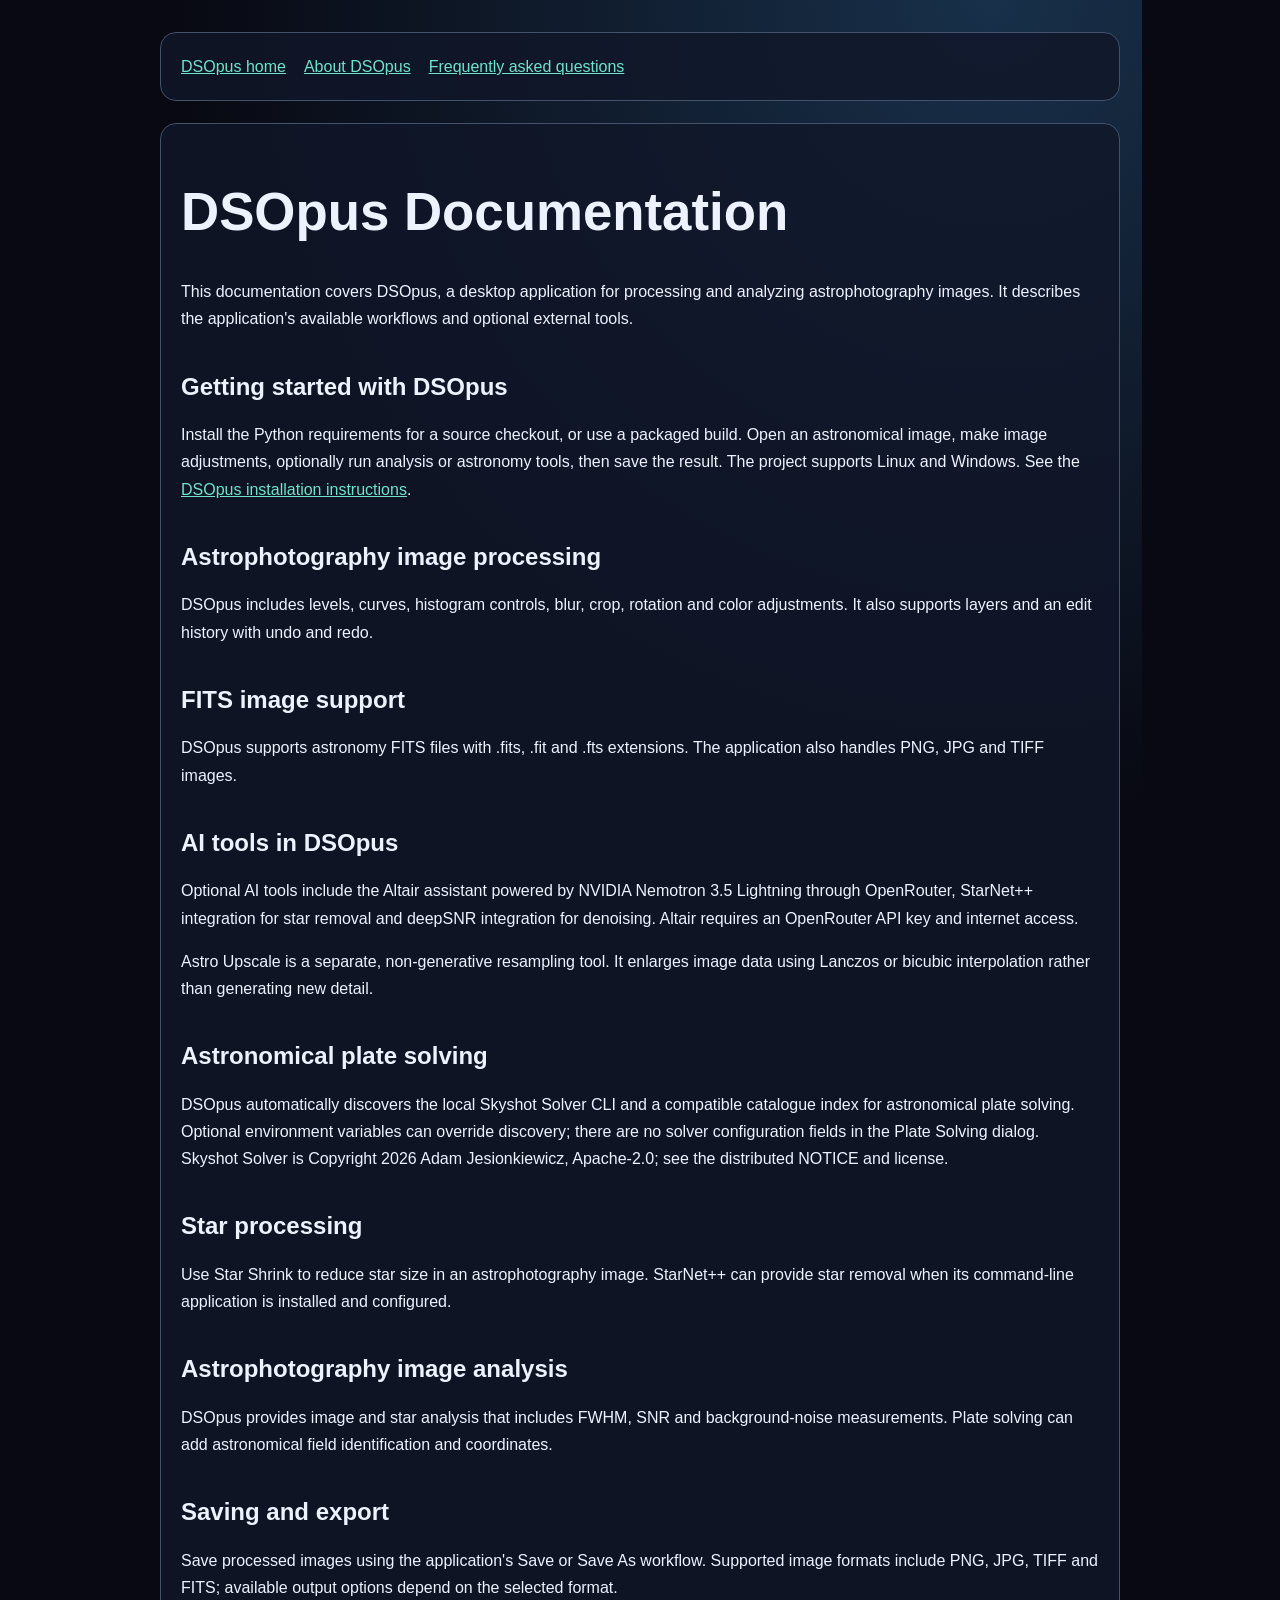
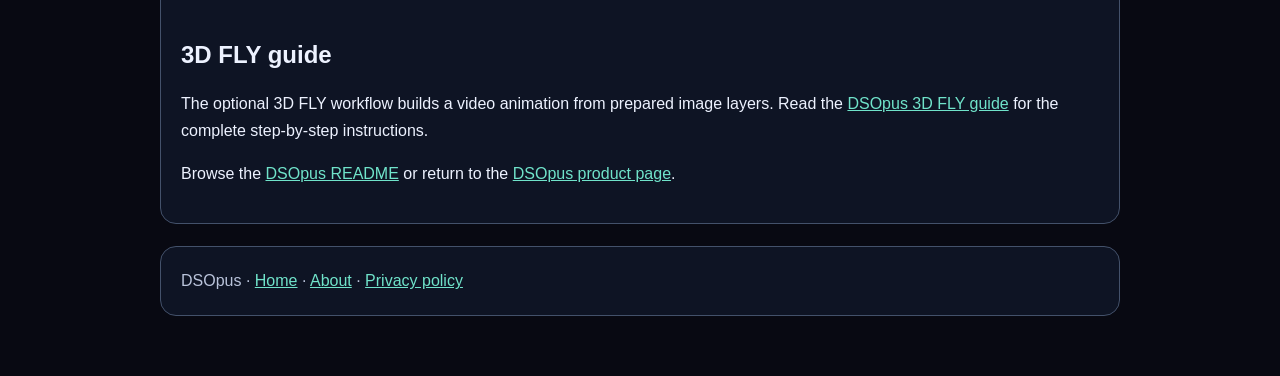
<file: docs/index.html>
<!doctype html>
<html lang="en">
<head>
  <meta charset="utf-8">
  <meta name="viewport" content="width=device-width, initial-scale=1">
  <title>DSOpus Documentation — Getting Started and Tools</title>
  <meta name="description" content="DSOpus documentation for getting started, astrophotography image processing, AI tools, FITS, plate solving, star processing, image analysis and export.">
  <meta name="robots" content="index, follow">
  <link rel="canonical" href="https://proksima-centauri.github.io/DSOpus/docs/">
  <link rel="icon" href="../favicon-32.png" type="image/png" sizes="256x256">
  <meta property="og:type" content="website">
  <meta property="og:site_name" content="DSOpus">
  <meta property="og:title" content="DSOpus Documentation — Getting Started and Tools">
  <meta property="og:description" content="Guides to DSOpus desktop astrophotography image processing and astronomy tools.">
  <meta property="og:url" content="https://proksima-centauri.github.io/DSOpus/docs/">
  <meta name="twitter:card" content="summary">
  <meta name="twitter:title" content="DSOpus Documentation — Getting Started and Tools">
  <meta name="twitter:description" content="Guides to DSOpus desktop astrophotography image processing and astronomy tools.">
  <script type="application/ld+json">
    {
      "@context": "https://schema.org",
      "@type": "WebPage",
      "name": "DSOpus Documentation",
      "url": "https://proksima-centauri.github.io/DSOpus/docs/",
      "isPartOf": { "@type": "WebSite", "name": "DSOpus", "url": "https://proksima-centauri.github.io/DSOpus/" },
      "about": { "@type": "SoftwareApplication", "name": "DSOpus" }
    }
  </script>
  <style>
    :root { color-scheme: dark; font-family: "Segoe UI", sans-serif; background: #080912; color: #edf2ff; }
    body { max-width: 960px; margin: 0 auto; padding: 32px 22px 60px; line-height: 1.7; background: radial-gradient(circle at 85% 0, #18304a, transparent 38%), #080912; }
    a { color: #70e3ca; }
    nav, main, footer { padding: 20px; border: 1px solid #43516a; border-radius: 16px; background: rgb(16 23 41 / 82%); }
    nav { display: flex; flex-wrap: wrap; gap: 18px; margin-bottom: 22px; }
    h1, h2 { line-height: 1.2; }
    h1 { font-size: clamp(2rem, 6vw, 3.3rem); }
    section { padding-top: 4px; }
    footer { margin-top: 22px; color: #b9c3da; }
  </style>
</head>
<body>
  <nav aria-label="DSOpus site navigation">
    <a href="../">DSOpus home</a>
    <a href="../about.html">About DSOpus</a>
    <a href="../#faq">Frequently asked questions</a>
  </nav>
  <main>
    <h1>DSOpus Documentation</h1>
    <p>This documentation covers DSOpus, a desktop application for processing and analyzing astrophotography images. It describes the application's available workflows and optional external tools.</p>

    <section id="getting-started">
      <h2>Getting started with DSOpus</h2>
      <p>Install the Python requirements for a source checkout, or use a packaged build. Open an astronomical image, make image adjustments, optionally run analysis or astronomy tools, then save the result. The project supports Linux and Windows. See the <a href="https://github.com/Proksima-Centauri/DSOpus#installation">DSOpus installation instructions</a>.</p>
    </section>

    <section id="image-processing">
      <h2>Astrophotography image processing</h2>
      <p>DSOpus includes levels, curves, histogram controls, blur, crop, rotation and color adjustments. It also supports layers and an edit history with undo and redo.</p>
    </section>

    <section id="fits">
      <h2>FITS image support</h2>
      <p>DSOpus supports astronomy FITS files with .fits, .fit and .fts extensions. The application also handles PNG, JPG and TIFF images.</p>
    </section>

    <section id="ai-tools">
      <h2>AI tools in DSOpus</h2>
      <p>Optional AI tools include the Altair assistant powered by NVIDIA Nemotron 3.5 Lightning through OpenRouter, StarNet++ integration for star removal and deepSNR integration for denoising. Altair requires an OpenRouter API key and internet access.</p>
      <p>Astro Upscale is a separate, non-generative resampling tool. It enlarges image data using Lanczos or bicubic interpolation rather than generating new detail.</p>
    </section>

    <section id="plate-solving">
      <h2>Astronomical plate solving</h2>
      <p>DSOpus automatically discovers the local Skyshot Solver CLI and a compatible catalogue index for astronomical plate solving. Optional environment variables can override discovery; there are no solver configuration fields in the Plate Solving dialog. Skyshot Solver is Copyright 2026 Adam Jesionkiewicz, Apache-2.0; see the distributed NOTICE and license.</p>
    </section>

    <section id="star-processing">
      <h2>Star processing</h2>
      <p>Use Star Shrink to reduce star size in an astrophotography image. StarNet++ can provide star removal when its command-line application is installed and configured.</p>
    </section>

    <section id="image-analysis">
      <h2>Astrophotography image analysis</h2>
      <p>DSOpus provides image and star analysis that includes FWHM, SNR and background-noise measurements. Plate solving can add astronomical field identification and coordinates.</p>
    </section>

    <section id="export">
      <h2>Saving and export</h2>
      <p>Save processed images using the application's Save or Save As workflow. Supported image formats include PNG, JPG, TIFF and FITS; available output options depend on the selected format.</p>
    </section>

    <section id="3d-fly">
      <h2>3D FLY guide</h2>
      <p>The optional 3D FLY workflow builds a video animation from prepared image layers. Read the <a href="https://github.com/Proksima-Centauri/DSOpus/blob/main/3d_fly_help.md">DSOpus 3D FLY guide</a> for the complete step-by-step instructions.</p>
    </section>
    <p>Browse the <a href="https://github.com/Proksima-Centauri/DSOpus/blob/main/README.md">DSOpus README</a> or return to the <a href="../">DSOpus product page</a>.</p>
  </main>
  <footer>DSOpus · <a href="../">Home</a> · <a href="../about.html">About</a> · <a href="../privacy">Privacy policy</a></footer>
</body>
</html>
</file>
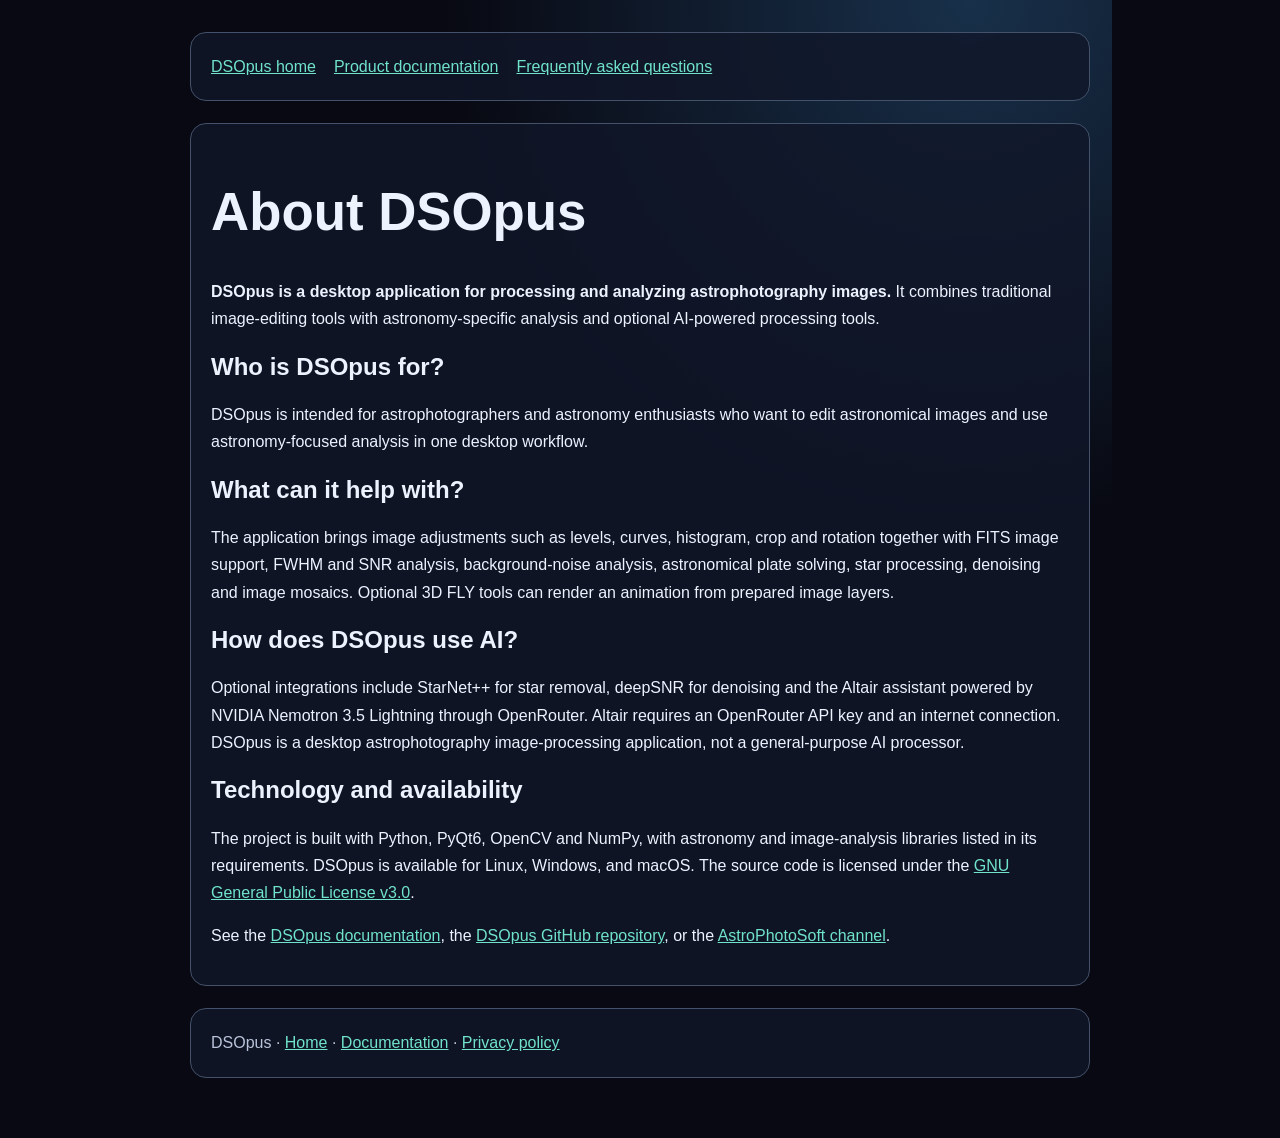
<file: about.html>
<!doctype html>
<html lang="en">
<head>
  <meta charset="utf-8">
  <meta name="viewport" content="width=device-width, initial-scale=1">
  <title>About DSOpus — Desktop Astrophotography Software</title>
  <meta name="description" content="Learn what DSOpus is, who it is for, and how its image-processing and astronomy tools support astrophotography workflows.">
  <meta name="robots" content="index, follow">
  <link rel="canonical" href="https://proksima-centauri.github.io/DSOpus/about.html">
  <link rel="icon" href="favicon-32.png" type="image/png" sizes="256x256">
  <meta property="og:type" content="website">
  <meta property="og:site_name" content="DSOpus">
  <meta property="og:title" content="About DSOpus — Desktop Astrophotography Software">
  <meta property="og:description" content="DSOpus is a desktop application for processing and analyzing astrophotography images.">
  <meta property="og:url" content="https://proksima-centauri.github.io/DSOpus/about.html">
  <meta name="twitter:card" content="summary">
  <meta name="twitter:title" content="About DSOpus — Desktop Astrophotography Software">
  <meta name="twitter:description" content="DSOpus is a desktop application for processing and analyzing astrophotography images.">
  <script type="application/ld+json">
    {
      "@context": "https://schema.org",
      "@type": "AboutPage",
      "name": "About DSOpus",
      "url": "https://proksima-centauri.github.io/DSOpus/about.html",
      "about": { "@type": "SoftwareApplication", "name": "DSOpus", "applicationCategory": "PhotographyApplication", "operatingSystem": "Linux, Windows" }
    }
  </script>
  <style>
    :root { color-scheme: dark; font-family: "Segoe UI", sans-serif; background: #080912; color: #edf2ff; }
    body { max-width: 900px; margin: 0 auto; padding: 32px 22px 60px; line-height: 1.7; background: radial-gradient(circle at 85% 0, #18304a, transparent 38%), #080912; }
    a { color: #70e3ca; }
    nav, main, footer { padding: 20px; border: 1px solid #43516a; border-radius: 16px; background: rgb(16 23 41 / 82%); }
    nav { display: flex; flex-wrap: wrap; gap: 18px; margin-bottom: 22px; }
    h1, h2 { line-height: 1.2; }
    h1 { font-size: clamp(2rem, 6vw, 3.3rem); }
    footer { margin-top: 22px; color: #b9c3da; }
  </style>
</head>
<body>
  <nav aria-label="DSOpus site navigation">
    <a href="./">DSOpus home</a>
    <a href="docs/">Product documentation</a>
    <a href="./#faq">Frequently asked questions</a>
  </nav>
  <main>
    <h1>About DSOpus</h1>
    <p><strong>DSOpus is a desktop application for processing and analyzing astrophotography images.</strong> It combines traditional image-editing tools with astronomy-specific analysis and optional AI-powered processing tools.</p>

    <h2>Who is DSOpus for?</h2>
    <p>DSOpus is intended for astrophotographers and astronomy enthusiasts who want to edit astronomical images and use astronomy-focused analysis in one desktop workflow.</p>

    <h2>What can it help with?</h2>
    <p>The application brings image adjustments such as levels, curves, histogram, crop and rotation together with FITS image support, FWHM and SNR analysis, background-noise analysis, astronomical plate solving, star processing, denoising and image mosaics. Optional 3D FLY tools can render an animation from prepared image layers.</p>

    <h2>How does DSOpus use AI?</h2>
    <p>Optional integrations include StarNet++ for star removal, deepSNR for denoising and the Altair assistant powered by NVIDIA Nemotron 3.5 Lightning through OpenRouter. Altair requires an OpenRouter API key and an internet connection. DSOpus is a desktop astrophotography image-processing application, not a general-purpose AI processor.</p>

    <h2>Technology and availability</h2>
    <p>The project is built with Python, PyQt6, OpenCV and NumPy, with astronomy and image-analysis libraries listed in its requirements. DSOpus is available for Linux, Windows, and macOS. The source code is licensed under the <a href="https://github.com/Proksima-Centauri/DSOpus/blob/main/LICENSE">GNU General Public License v3.0</a>.</p>
    <p>See the <a href="docs/">DSOpus documentation</a>, the <a href="https://github.com/Proksima-Centauri/DSOpus">DSOpus GitHub repository</a>, or the <a href="https://www.youtube.com/@AstroPhotoSoft">AstroPhotoSoft channel</a>.</p>
  </main>
  <footer>DSOpus · <a href="./">Home</a> · <a href="docs/">Documentation</a> · <a href="privacy">Privacy policy</a></footer>
</body>
</html>
</file>
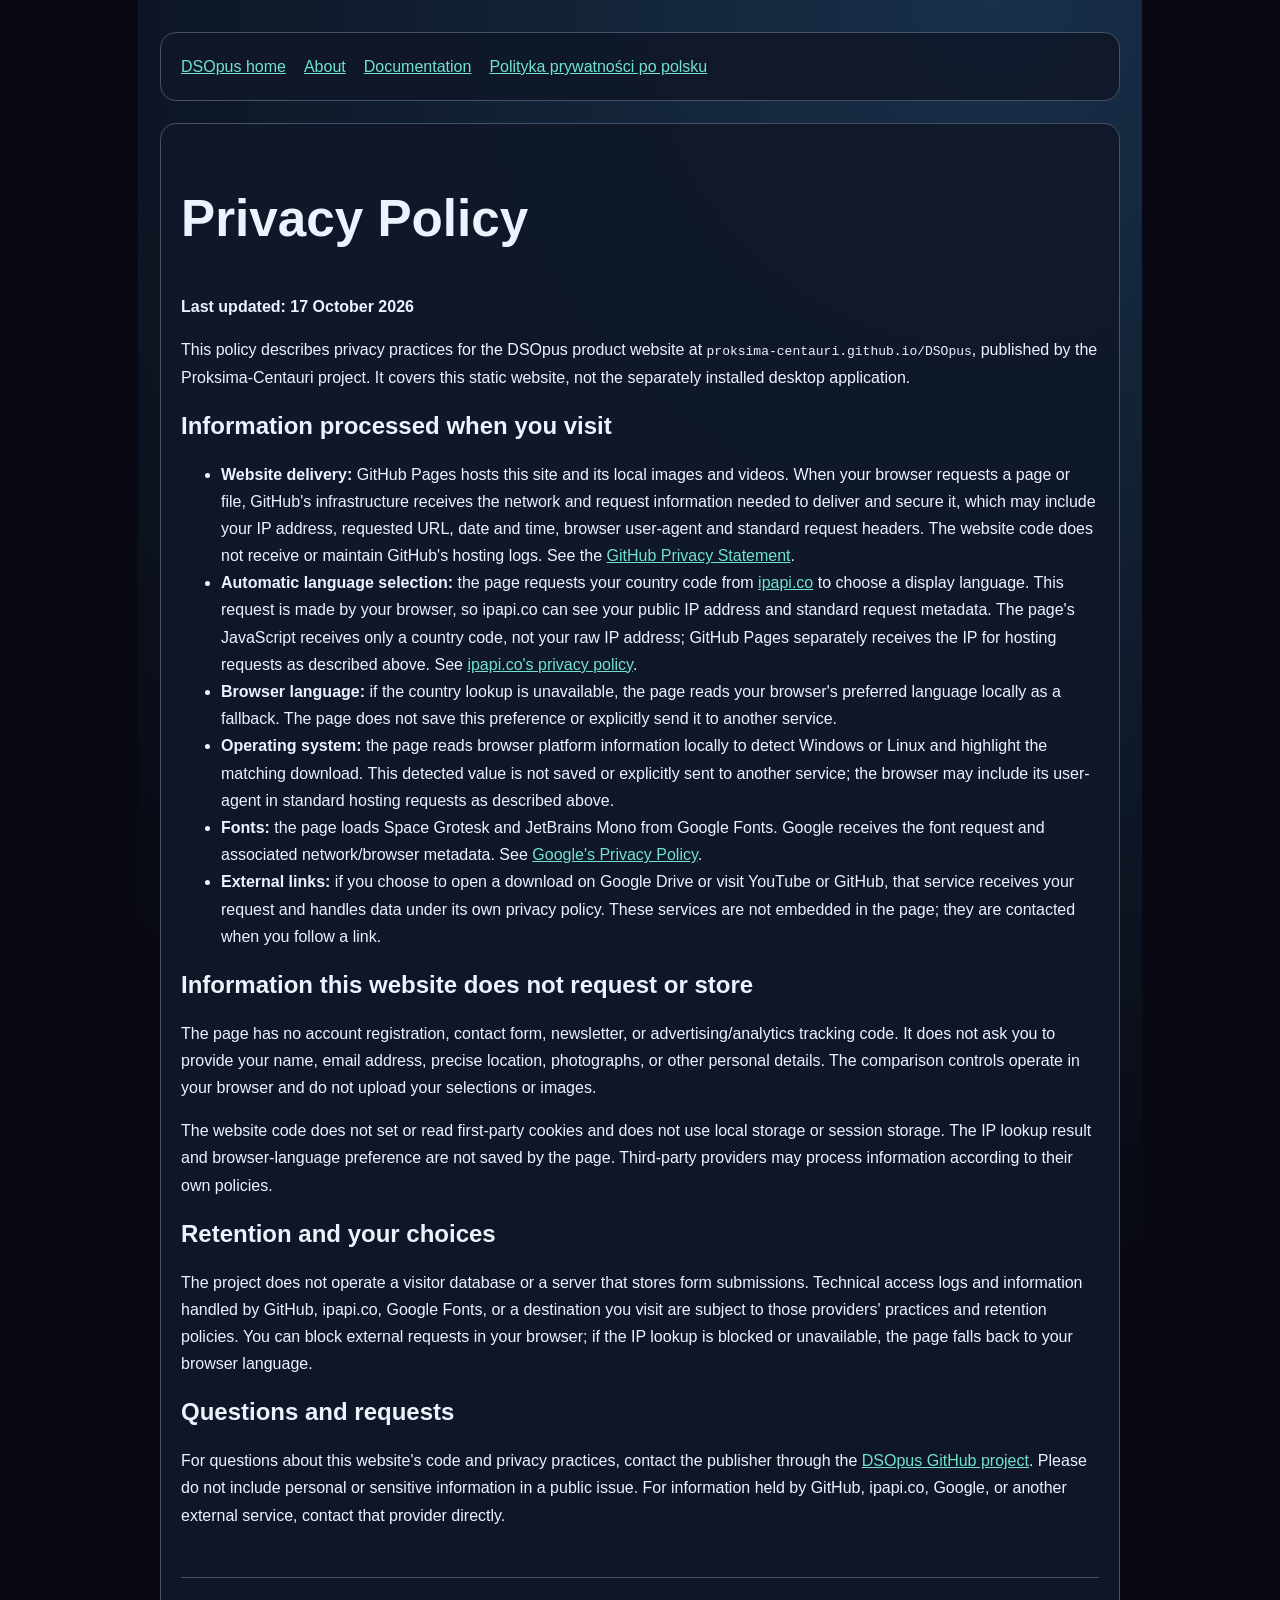
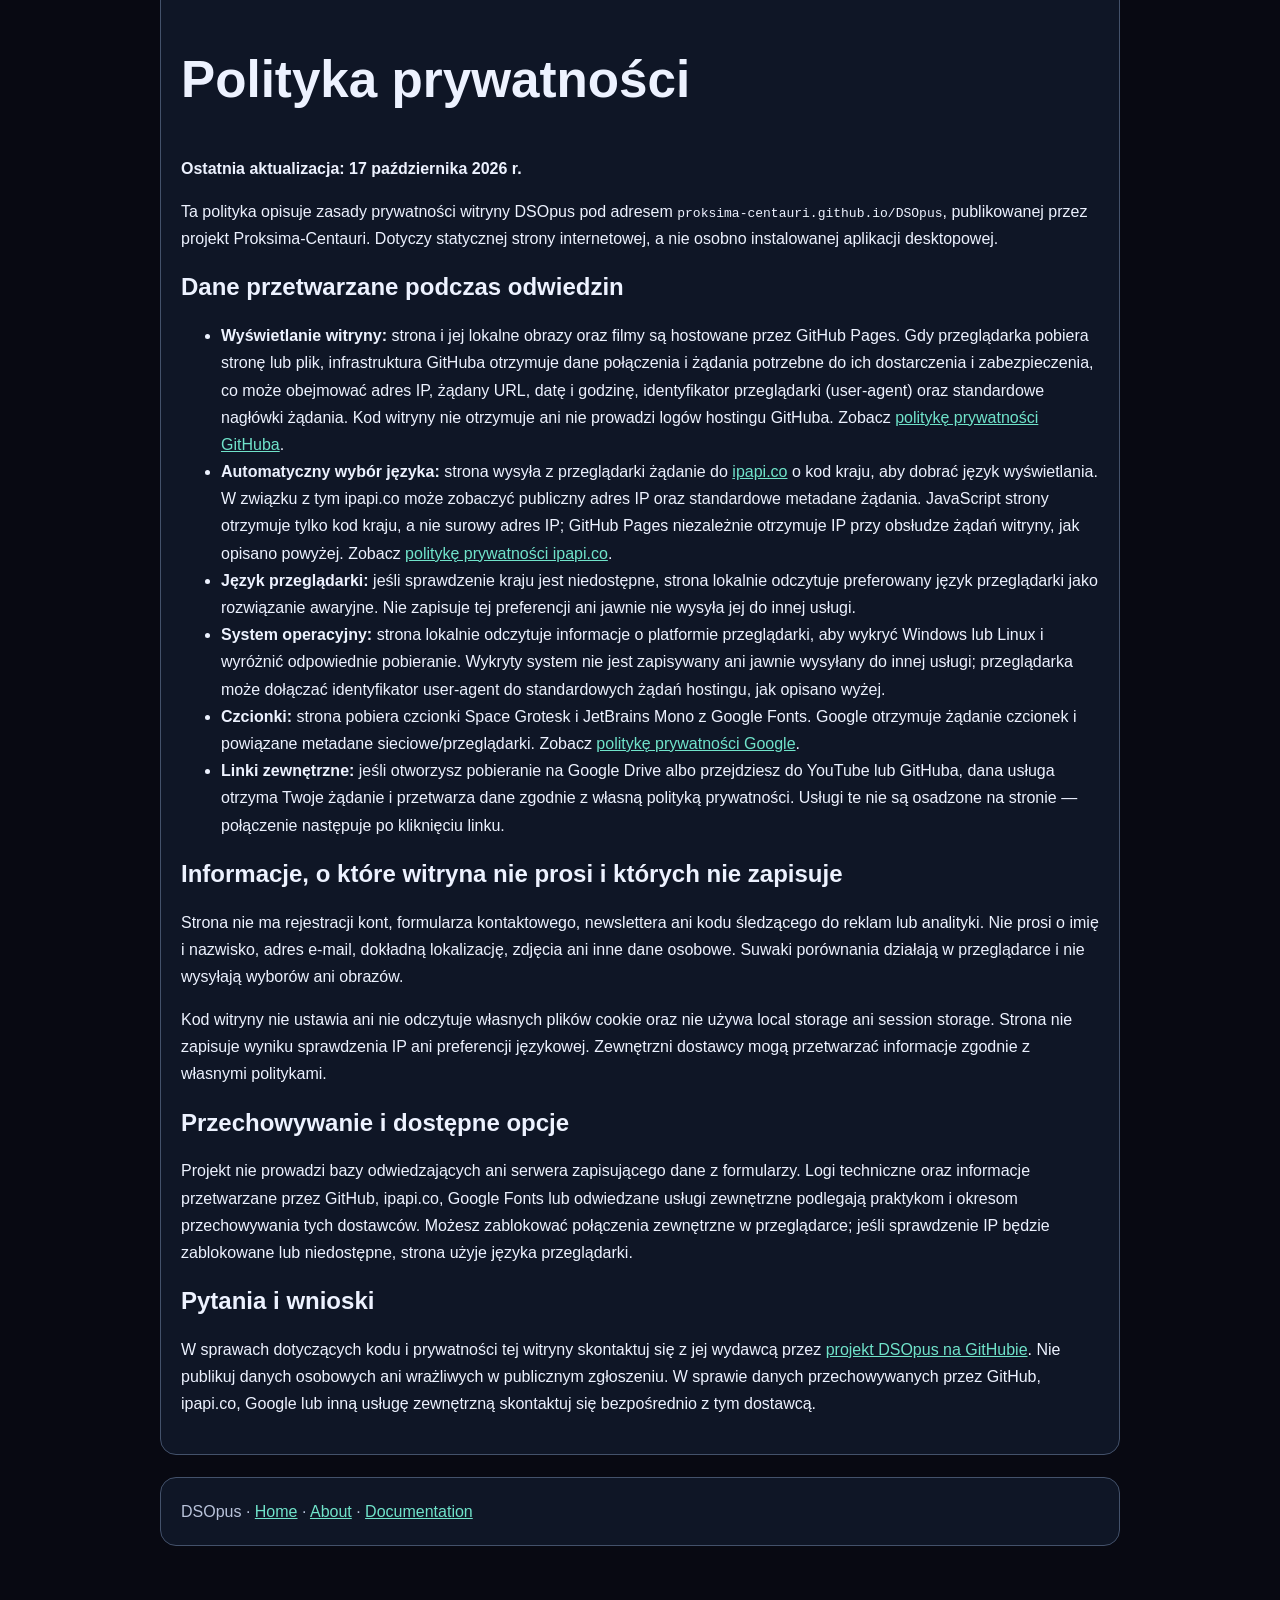
<file: privacy.html>
<!doctype html>
<html lang="en">
<head>
  <meta charset="utf-8">
  <meta name="viewport" content="width=device-width, initial-scale=1">
  <title>Privacy Policy — DSOpus</title>
  <meta name="description" content="Privacy information for the DSOpus website, including IP-based language detection, external fonts, hosting and external links.">
  <meta name="robots" content="index, follow">
  <link rel="canonical" href="https://proksima-centauri.github.io/DSOpus/privacy">
  <link rel="icon" href="favicon-32.png" type="image/png" sizes="256x256">
  <style>
    :root { color-scheme: dark; font-family: "Segoe UI", sans-serif; background: #080912; color: #edf2ff; }
    body { max-width: 960px; margin: 0 auto; padding: 32px 22px 60px; line-height: 1.7; background: radial-gradient(circle at 85% 0, #18304a, transparent 38%), #080912; }
    a { color: #70e3ca; }
    nav, main, footer { padding: 20px; border: 1px solid #43516a; border-radius: 16px; background: rgb(16 23 41 / 92%); }
    nav { display: flex; flex-wrap: wrap; gap: 18px; margin-bottom: 22px; }
    h1, h2, h3 { line-height: 1.25; }
    h1 { font-size: clamp(2rem, 6vw, 3.2rem); }
    section + section { margin-top: 48px; padding-top: 28px; border-top: 1px solid #43516a; }
    footer { margin-top: 22px; color: #b9c3da; }
  </style>
</head>
<body>
  <nav aria-label="Site navigation">
    <a href="./">DSOpus home</a>
    <a href="about.html">About</a>
    <a href="docs/">Documentation</a>
    <a href="#privacy-pl">Polityka prywatności po polsku</a>
  </nav>
  <main>
    <section id="privacy-en" lang="en">
      <h1>Privacy Policy</h1>
      <p><strong>Last updated: 17 October 2026</strong></p>
      <p>This policy describes privacy practices for the DSOpus product website at <code>proksima-centauri.github.io/DSOpus</code>, published by the Proksima-Centauri project. It covers this static website, not the separately installed desktop application.</p>

      <h2>Information processed when you visit</h2>
      <ul>
        <li><strong>Website delivery:</strong> GitHub Pages hosts this site and its local images and videos. When your browser requests a page or file, GitHub's infrastructure receives the network and request information needed to deliver and secure it, which may include your IP address, requested URL, date and time, browser user-agent and standard request headers. The website code does not receive or maintain GitHub's hosting logs. See the <a href="https://docs.github.com/en/site-policy/privacy-policies/github-general-privacy-statement" target="_blank" rel="noopener noreferrer">GitHub Privacy Statement</a>.</li>
        <li><strong>Automatic language selection:</strong> the page requests your country code from <a href="https://ipapi.co/country/" target="_blank" rel="noopener noreferrer">ipapi.co</a> to choose a display language. This request is made by your browser, so ipapi.co can see your public IP address and standard request metadata. The page's JavaScript receives only a country code, not your raw IP address; GitHub Pages separately receives the IP for hosting requests as described above. See <a href="https://ipapi.co/privacy/" target="_blank" rel="noopener noreferrer">ipapi.co's privacy policy</a>.</li>
        <li><strong>Browser language:</strong> if the country lookup is unavailable, the page reads your browser's preferred language locally as a fallback. The page does not save this preference or explicitly send it to another service.</li>
        <li><strong>Operating system:</strong> the page reads browser platform information locally to detect Windows or Linux and highlight the matching download. This detected value is not saved or explicitly sent to another service; the browser may include its user-agent in standard hosting requests as described above.</li>
        <li><strong>Fonts:</strong> the page loads Space Grotesk and JetBrains Mono from Google Fonts. Google receives the font request and associated network/browser metadata. See <a href="https://policies.google.com/privacy" target="_blank" rel="noopener noreferrer">Google's Privacy Policy</a>.</li>
        <li><strong>External links:</strong> if you choose to open a download on Google Drive or visit YouTube or GitHub, that service receives your request and handles data under its own privacy policy. These services are not embedded in the page; they are contacted when you follow a link.</li>
      </ul>

      <h2>Information this website does not request or store</h2>
      <p>The page has no account registration, contact form, newsletter, or advertising/analytics tracking code. It does not ask you to provide your name, email address, precise location, photographs, or other personal details. The comparison controls operate in your browser and do not upload your selections or images.</p>
      <p>The website code does not set or read first-party cookies and does not use local storage or session storage. The IP lookup result and browser-language preference are not saved by the page. Third-party providers may process information according to their own policies.</p>

      <h2>Retention and your choices</h2>
      <p>The project does not operate a visitor database or a server that stores form submissions. Technical access logs and information handled by GitHub, ipapi.co, Google Fonts, or a destination you visit are subject to those providers' practices and retention policies. You can block external requests in your browser; if the IP lookup is blocked or unavailable, the page falls back to your browser language.</p>

      <h2>Questions and requests</h2>
      <p>For questions about this website's code and privacy practices, contact the publisher through the <a href="https://github.com/Proksima-Centauri/DSOpus" target="_blank" rel="noopener noreferrer">DSOpus GitHub project</a>. Please do not include personal or sensitive information in a public issue. For information held by GitHub, ipapi.co, Google, or another external service, contact that provider directly.</p>
    </section>

    <section id="privacy-pl" lang="pl">
      <h1>Polityka prywatności</h1>
      <p><strong>Ostatnia aktualizacja: 17 października 2026 r.</strong></p>
      <p>Ta polityka opisuje zasady prywatności witryny DSOpus pod adresem <code>proksima-centauri.github.io/DSOpus</code>, publikowanej przez projekt Proksima-Centauri. Dotyczy statycznej strony internetowej, a nie osobno instalowanej aplikacji desktopowej.</p>

      <h2>Dane przetwarzane podczas odwiedzin</h2>
      <ul>
        <li><strong>Wyświetlanie witryny:</strong> strona i jej lokalne obrazy oraz filmy są hostowane przez GitHub Pages. Gdy przeglądarka pobiera stronę lub plik, infrastruktura GitHuba otrzymuje dane połączenia i żądania potrzebne do ich dostarczenia i zabezpieczenia, co może obejmować adres IP, żądany URL, datę i godzinę, identyfikator przeglądarki (user-agent) oraz standardowe nagłówki żądania. Kod witryny nie otrzymuje ani nie prowadzi logów hostingu GitHuba. Zobacz <a href="https://docs.github.com/en/site-policy/privacy-policies/github-general-privacy-statement" target="_blank" rel="noopener noreferrer">politykę prywatności GitHuba</a>.</li>
        <li><strong>Automatyczny wybór języka:</strong> strona wysyła z przeglądarki żądanie do <a href="https://ipapi.co/country/" target="_blank" rel="noopener noreferrer">ipapi.co</a> o kod kraju, aby dobrać język wyświetlania. W związku z tym ipapi.co może zobaczyć publiczny adres IP oraz standardowe metadane żądania. JavaScript strony otrzymuje tylko kod kraju, a nie surowy adres IP; GitHub Pages niezależnie otrzymuje IP przy obsłudze żądań witryny, jak opisano powyżej. Zobacz <a href="https://ipapi.co/privacy/" target="_blank" rel="noopener noreferrer">politykę prywatności ipapi.co</a>.</li>
        <li><strong>Język przeglądarki:</strong> jeśli sprawdzenie kraju jest niedostępne, strona lokalnie odczytuje preferowany język przeglądarki jako rozwiązanie awaryjne. Nie zapisuje tej preferencji ani jawnie nie wysyła jej do innej usługi.</li>
        <li><strong>System operacyjny:</strong> strona lokalnie odczytuje informacje o platformie przeglądarki, aby wykryć Windows lub Linux i wyróżnić odpowiednie pobieranie. Wykryty system nie jest zapisywany ani jawnie wysyłany do innej usługi; przeglądarka może dołączać identyfikator user-agent do standardowych żądań hostingu, jak opisano wyżej.</li>
        <li><strong>Czcionki:</strong> strona pobiera czcionki Space Grotesk i JetBrains Mono z Google Fonts. Google otrzymuje żądanie czcionek i powiązane metadane sieciowe/przeglądarki. Zobacz <a href="https://policies.google.com/privacy" target="_blank" rel="noopener noreferrer">politykę prywatności Google</a>.</li>
        <li><strong>Linki zewnętrzne:</strong> jeśli otworzysz pobieranie na Google Drive albo przejdziesz do YouTube lub GitHuba, dana usługa otrzyma Twoje żądanie i przetwarza dane zgodnie z własną polityką prywatności. Usługi te nie są osadzone na stronie — połączenie następuje po kliknięciu linku.</li>
      </ul>

      <h2>Informacje, o które witryna nie prosi i których nie zapisuje</h2>
      <p>Strona nie ma rejestracji kont, formularza kontaktowego, newslettera ani kodu śledzącego do reklam lub analityki. Nie prosi o imię i nazwisko, adres e-mail, dokładną lokalizację, zdjęcia ani inne dane osobowe. Suwaki porównania działają w przeglądarce i nie wysyłają wyborów ani obrazów.</p>
      <p>Kod witryny nie ustawia ani nie odczytuje własnych plików cookie oraz nie używa local storage ani session storage. Strona nie zapisuje wyniku sprawdzenia IP ani preferencji językowej. Zewnętrzni dostawcy mogą przetwarzać informacje zgodnie z własnymi politykami.</p>

      <h2>Przechowywanie i dostępne opcje</h2>
      <p>Projekt nie prowadzi bazy odwiedzających ani serwera zapisującego dane z formularzy. Logi techniczne oraz informacje przetwarzane przez GitHub, ipapi.co, Google Fonts lub odwiedzane usługi zewnętrzne podlegają praktykom i okresom przechowywania tych dostawców. Możesz zablokować połączenia zewnętrzne w przeglądarce; jeśli sprawdzenie IP będzie zablokowane lub niedostępne, strona użyje języka przeglądarki.</p>

      <h2>Pytania i wnioski</h2>
      <p>W sprawach dotyczących kodu i prywatności tej witryny skontaktuj się z jej wydawcą przez <a href="https://github.com/Proksima-Centauri/DSOpus" target="_blank" rel="noopener noreferrer">projekt DSOpus na GitHubie</a>. Nie publikuj danych osobowych ani wrażliwych w publicznym zgłoszeniu. W sprawie danych przechowywanych przez GitHub, ipapi.co, Google lub inną usługę zewnętrzną skontaktuj się bezpośrednio z tym dostawcą.</p>
    </section>
  </main>
  <footer>DSOpus · <a href="./">Home</a> · <a href="about.html">About</a> · <a href="docs/">Documentation</a></footer>
</body>
</html>
</file>
